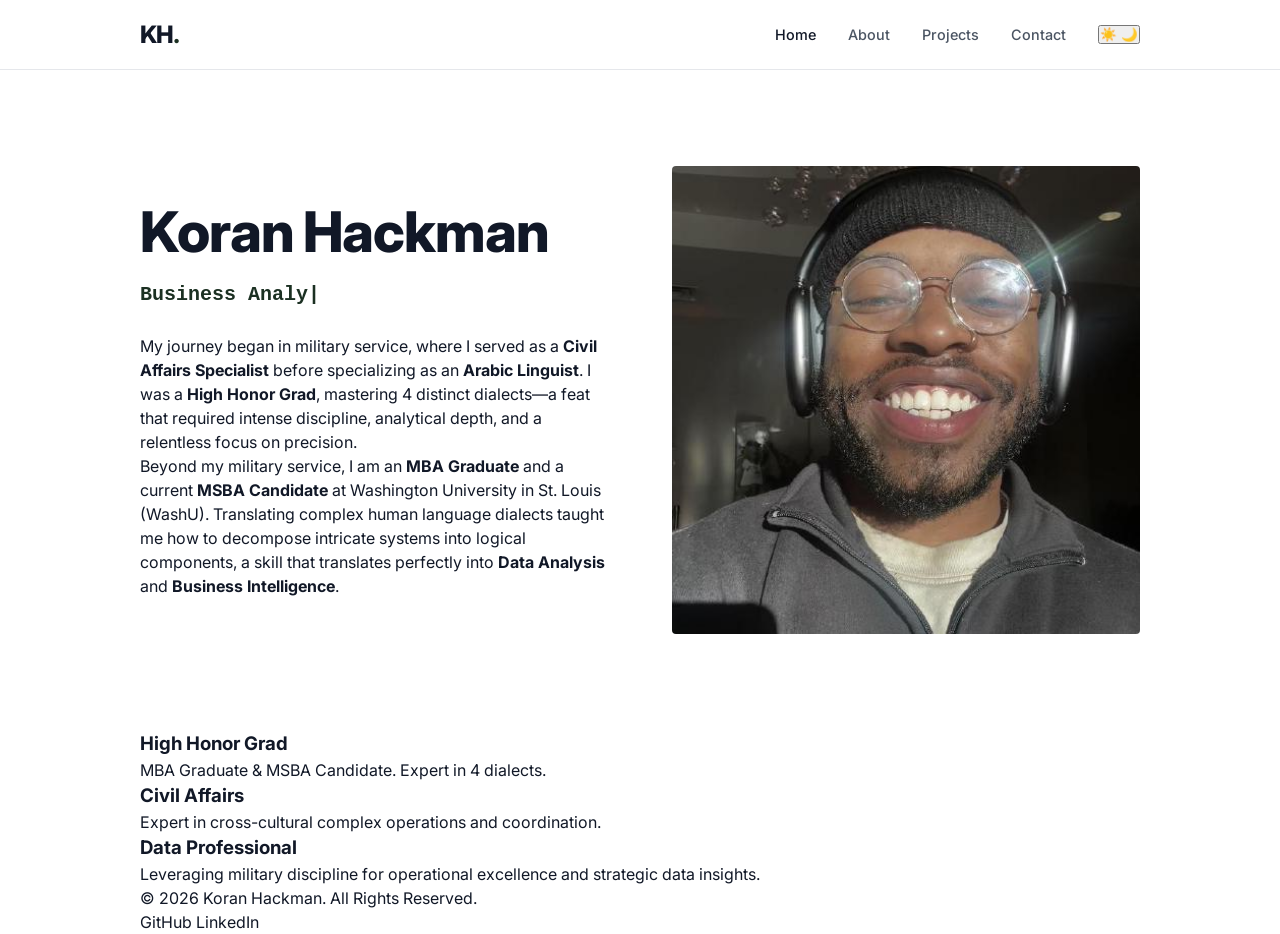
<file: index.html>
<!DOCTYPE html>
<html lang="en">
<head>
    <meta charset="UTF-8">
    <meta name="viewport" content="width=device-width, initial-scale=1.0">
    <title>Koran Hackman | Business Analyst & Data Analyst</title>
    <!-- SEO Meta Tags -->
    <meta name="description" content="Portfolio of Koran Hackman, an MBA/MSBA candidate and former Arabic Linguist transitioning to Business and Data Analysis.">
    <!-- Google Fonts -->
    <link rel="preconnect" href="https://fonts.googleapis.com">
    <link rel="preconnect" href="https://fonts.gstatic.com" crossorigin>
    <link href="https://fonts.googleapis.com/css2?family=Inter:wght@300;400;500;600;700&display=swap" rel="stylesheet">
    <!-- Styles -->
    <link rel="stylesheet" href="css/style.css">
</head>
<body class="light-mode">
    <!-- Theme Toggle -->
    <script>
        // Inline persistence script to prevent flash of light mode
        const savedTheme = localStorage.getItem('theme') || 'light';
        document.body.className = savedTheme + '-mode';
    </script>

    <!-- Header & Navigation -->
    <header class="navbar">
        <div class="container nav-container">
            <a href="index.html" class="logo">KH<span>.</span></a>
            <nav class="nav-links" id="nav-links">
                <a href="index.html" class="active">Home</a>
                <a href="about.html">About</a>
                <a href="projects.html">Projects</a>
                <a href="contact.html">Contact</a>
                <button id="theme-toggle" class="theme-toggle" aria-label="Toggle Theme">
                    <span class="icon-sun">☀️</span>
                    <span class="icon-moon">🌙</span>
                </button>
            </nav>
            <button class="mobile-menu-btn" id="mobile-menu-btn" aria-label="Toggle Menu">
                <span class="bar"></span>
                <span class="bar"></span>
                <span class="bar"></span>
            </button>
        </div>
    </header>

    <!-- Hero Section -->
    <main>
        <section class="hero container">
            <div class="hero-content">
                <h1 class="hero-title">Koran Hackman</h1>
                <p class="hero-subtitle">
                    <span id="typing-text"></span><span class="cursor">|</span>
                </p>
                <div class="about-description">
                    <p>
                        My journey began in military service, where I served as a <strong>Civil Affairs Specialist</strong> before specializing as an 
                        <strong>Arabic Linguist</strong>. I was a <strong>High Honor Grad</strong>, mastering 4 distinct dialects—a feat that required intense discipline, 
                        analytical depth, and a relentless focus on precision.
                    </p>
                    <p>
                        Beyond my military service, I am an <strong>MBA Graduate</strong> and a current <strong>MSBA Candidate</strong> at Washington University in St. Louis (WashU).
                        Translating complex human language dialects taught me how to decompose intricate systems into logical components, a skill that translates perfectly into <strong>Data Analysis</strong> and <strong>Business Intelligence</strong>.
                    </p>
                </div>
            </div>
            <div class="hero-image">
                <img src="images/profile.jpg" alt="Koran Hackman" class="profile-img">
            </div>
        </section>

        <!-- Featured Highlights Section -->
        <section class="highlights container">
            <div class="highlight-grid">
                <div class="highlight-item">
                    <h3>High Honor Grad</h3>
                    <p>MBA Graduate & MSBA Candidate. Expert in 4 dialects.</p>
                </div>
                <div class="highlight-item">
                    <h3>Civil Affairs</h3>
                    <p>Expert in cross-cultural complex operations and coordination.</p>
                </div>
                <div class="highlight-item">
                    <h3>Data Professional</h3>
                    <p>Leveraging military discipline for operational excellence and strategic data insights.</p>
                </div>
            </div>
        </section>
    </main>

    <!-- Footer -->
    <footer class="footer">
        <div class="container">
            <p>&copy; 2026 Koran Hackman. All Rights Reserved.</p>
            <div class="social-links">
                <a href="https://github.com/hackman95" target="_blank">GitHub</a>
                <a href="#" target="_blank">LinkedIn</a>
            </div>
        </div>
    </footer>

    <!-- Scripts -->
    <script src="js/script.js"></script>
</body>
</html>
</file>
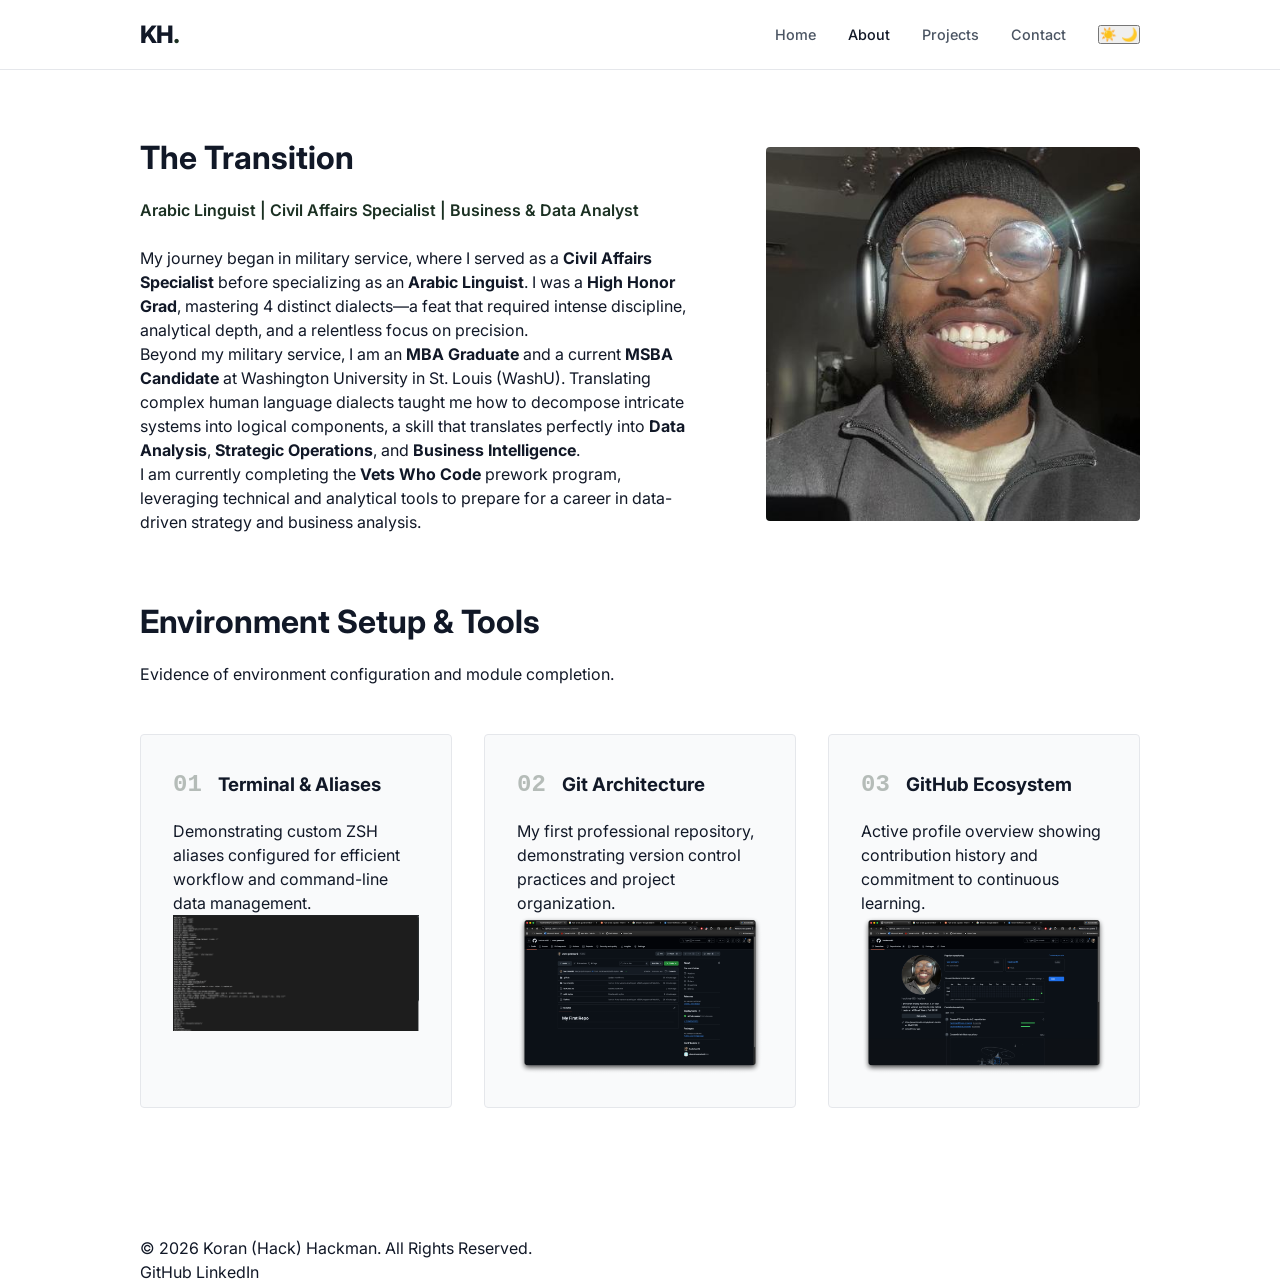
<file: about.html>
<!DOCTYPE html>
<html lang="en">
<head>
    <meta charset="UTF-8">
    <meta name="viewport" content="width=device-width, initial-scale=1.0">
    <title>About | Koran Hackman</title>
    <!-- Google Fonts -->
    <link rel="preconnect" href="https://fonts.googleapis.com">
    <link rel="preconnect" href="https://fonts.gstatic.com" crossorigin>
    <link href="https://fonts.googleapis.com/css2?family=Inter:wght@300;400;500;600;700&display=swap" rel="stylesheet">
    <!-- Styles -->
    <link rel="stylesheet" href="css/style.css">
</head>
<body class="light-mode">
    <!-- Theme Toggle -->
    <script>
        const savedTheme = localStorage.getItem('theme') || 'light';
        document.body.className = savedTheme + '-mode';
    </script>

    <!-- Navigation -->
    <header class="navbar">
        <div class="container nav-container">
            <a href="index.html" class="logo">KH<span>.</span></a>
            <nav class="nav-links" id="nav-links">
                <a href="index.html">Home</a>
                <a href="about.html" class="active">About</a>
                <a href="projects.html">Projects</a>
                <a href="contact.html">Contact</a>
                <button id="theme-toggle" class="theme-toggle" aria-label="Toggle Theme">
                    <span class="icon-sun">☀️</span>
                    <span class="icon-moon">🌙</span>
                </button>
            </nav>
            <button class="mobile-menu-btn" id="mobile-menu-btn" aria-label="Toggle Menu">
                <span class="bar"></span>
                <span class="bar"></span>
                <span class="bar"></span>
            </button>
        </div>
    </header>

    <!-- Story Section -->
    <main class="container py-8">
        <section class="about-hero grid-2">
            <div class="about-text">
                <h1 class="section-title">The Transition</h1>
                <p class="highlight">Arabic Linguist | Civil Affairs Specialist | Business & Data Analyst</p>
                <div class="about-description">
                    <p>
                        My journey began in military service, where I served as a <strong>Civil Affairs Specialist</strong> before specializing as an 
                        <strong>Arabic Linguist</strong>. I was a <strong>High Honor Grad</strong>, mastering 4 distinct dialects—a feat that required intense discipline, 
                        analytical depth, and a relentless focus on precision.
                    </p>
                    <p>
                        Beyond my military service, I am an <strong>MBA Graduate</strong> and a current <strong>MSBA Candidate</strong> at Washington University in St. Louis (WashU).
                        Translating complex human language dialects taught me how to decompose intricate systems into logical components, a skill that translates perfectly into <strong>Data Analysis</strong>, <strong>Strategic Operations</strong>, and <strong>Business Intelligence</strong>.
                    </p>
                    <p>
                        I am currently completing the <strong>Vets Who Code</strong> prework program, leveraging technical and analytical tools to prepare 
                        for a career in data-driven strategy and business analysis.
                    </p>
                </div>
            </div>
            <div class="about-image">
                <img src="images/profile.jpg" alt="Koran Hackman" class="profile-img shadow-minimal">
            </div>
        </section>

        <!-- Environment Setup & Tools -->
        <section class="proof-of-tools py-8">
            <h2 class="section-title">Environment Setup & Tools</h2>
            <p class="subtitle">Evidence of environment configuration and module completion.</p>
            <div class="proof-grid">
                <article class="proof-card">
                    <div class="proof-header">
                        <span class="step-num">01</span>
                        <h3>Terminal & Aliases</h3>
                    </div>
                    <p>Demonstrating custom ZSH aliases configured for efficient workflow and command-line data management.</p>
                    <img src="images/setup-terminal.png" alt="Terminal Aliases Screenshot" class="proof-img">
                </article>

                <article class="proof-card">
                    <div class="proof-header">
                        <span class="step-num">02</span>
                        <h3>Git Architecture</h3>
                    </div>
                    <p>My first professional repository, demonstrating version control practices and project organization.</p>
                    <img src="images/setup-github-repo.png" alt="GitHub Repository Screenshot" class="proof-img">
                </article>

                <article class="proof-card">
                    <div class="proof-header">
                        <span class="step-num">03</span>
                        <h3>GitHub Ecosystem</h3>
                    </div>
                    <p>Active profile overview showing contribution history and commitment to continuous learning.</p>
                    <img src="images/setup-github-profile.png" alt="GitHub Profile Screenshot" class="proof-img">
                </article>
            </div>
        </section>
    </main>

    <!-- Footer -->
    <footer class="footer">
        <div class="container footer-content">
            <p>&copy; 2026 Koran (Hack) Hackman. All Rights Reserved.</p>
            <div class="social-links">
                <a href="https://github.com/hackman95" target="_blank">GitHub</a>
                <a href="#" target="_blank">LinkedIn</a>
            </div>
        </div>
    </footer>

    <script src="js/script.js"></script>
</body>
</html>
</file>
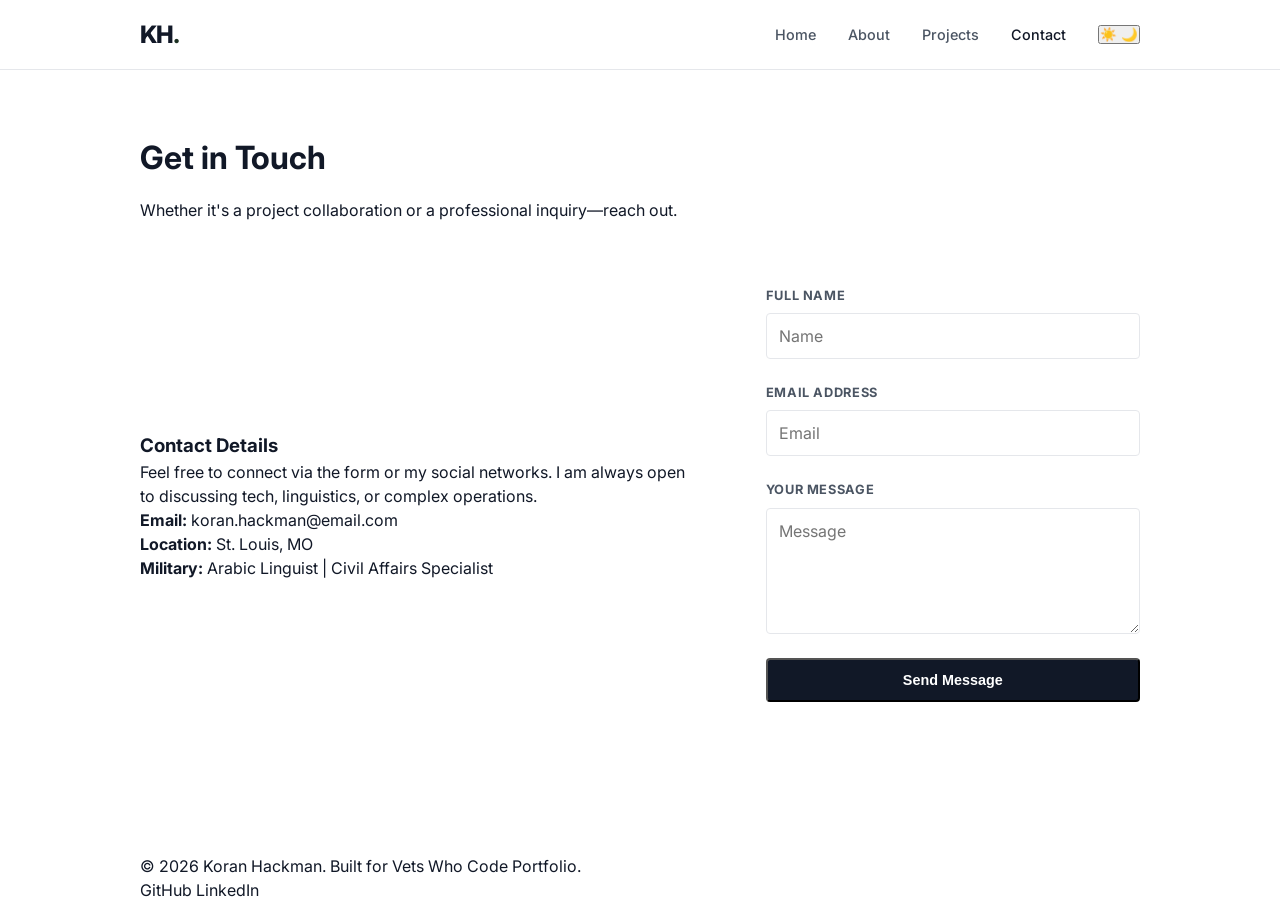
<file: contact.html>
<!DOCTYPE html>
<html lang="en">
<head>
    <meta charset="UTF-8">
    <meta name="viewport" content="width=device-width, initial-scale=1.0">
    <title>Contact | Koran Hackman</title>
    <!-- Google Fonts -->
    <link rel="preconnect" href="https://fonts.googleapis.com">
    <link rel="preconnect" href="https://fonts.gstatic.com" crossorigin>
    <link href="https://fonts.googleapis.com/css2?family=Inter:wght@300;400;500;600;700&display=swap" rel="stylesheet">
    <!-- Styles -->
    <link rel="stylesheet" href="css/style.css">
</head>
<body class="light-mode">
    <!-- Theme Toggle -->
    <script>
        const savedTheme = localStorage.getItem('theme') || 'light';
        document.body.className = savedTheme + '-mode';
    </script>

    <!-- Navigation -->
    <header class="navbar">
        <div class="container nav-container">
            <a href="index.html" class="logo">KH<span>.</span></a>
            <nav class="nav-links" id="nav-links">
                <a href="index.html">Home</a>
                <a href="about.html">About</a>
                <a href="projects.html">Projects</a>
                <a href="contact.html" class="active">Contact</a>
                <button id="theme-toggle" class="theme-toggle" aria-label="Toggle Theme">
                    <span class="icon-sun">☀️</span>
                    <span class="icon-moon">🌙</span>
                </button>
            </nav>
            <button class="mobile-menu-btn" id="mobile-menu-btn" aria-label="Toggle Menu">
                <span class="bar"></span>
                <span class="bar"></span>
                <span class="bar"></span>
            </button>
        </div>
    </header>

    <!-- Main Content -->
    <main class="container py-8">
        <section class="contact-header">
            <h1 class="section-title">Get in Touch</h1>
            <p class="subtitle">Whether it's a project collaboration or a professional inquiry—reach out.</p>
        </section>

        <section class="contact-grid grid-2 py-8">
            <div class="contact-info">
                <h3>Contact Details</h3>
                <p>Feel free to connect via the form or my social networks. I am always open to discussing tech, linguistics, or complex operations.</p>
                <ul class="contact-details-list">
                    <li><strong>Email:</strong> koran.hackman@email.com</li>
                    <li><strong>Location:</strong> St. Louis, MO</li>
                    <li><strong>Military:</strong> Arabic Linguist | Civil Affairs Specialist</li>
                </ul>
            </div>

            <!-- Contact Form -->
            <form id="contact-form" action="https://formspree.io/f/mqojrjrw" method="POST" class="contact-form">
                <div class="form-group">
                    <label for="name">Full Name</label>
                    <input type="text" id="name" name="name" placeholder="Name" required aria-required="true">
                    <span class="error-msg" id="name-error">Name must be at least 3 characters.</span>
                </div>
                
                <div class="form-group">
                    <label for="email">Email Address</label>
                    <input type="email" id="email" name="email" placeholder="Email" required aria-required="true">
                    <span class="error-msg" id="email-error">Please enter a valid email address.</span>
                </div>
                
                <div class="form-group">
                    <label for="message">Your Message</label>
                    <textarea id="message" name="message" rows="5" placeholder="Message" required aria-required="true"></textarea>
                    <span class="error-msg" id="message-error">Message must be at least 10 characters.</span>
                </div>
                
                <button type="submit" class="btn btn-primary" id="submit-btn">Send Message</button>
                <div id="form-status" class="form-status"></div>
            </form>
        </section>
    </main>

    <!-- Footer -->
    <footer class="footer">
        <div class="container footer-content">
            <p>&copy; 2026 Koran Hackman. Built for Vets Who Code Portfolio.</p>
            <div class="social-links">
                <a href="https://github.com/hackman95" target="_blank">GitHub</a>
                <a href="#" target="_blank">LinkedIn</a>
            </div>
        </div>
    </footer>

    <!-- Scripts -->
    <script src="js/script.js"></script>
</body>
</html>
</file>
<file: css/style.css>
/* 
   Koran Hackman - Portfolio Styles
   Minimalist Professional Aesthetics
*/

:root {
    /* Day Mode */
    --color-bg: #FFFFFF;
    --color-surface: #F9FAFB;
    --color-text-primary: #111827; 
    --color-text-secondary: #4B5563;
    --color-accent: #1B3022; 
    --color-accent-hover: #13241A;
    --color-border: #E5E7EB;
    --color-shadow: rgba(0, 0, 0, 0.05);

    /* Fonts */
    --font-main: 'Inter', system-ui, -apple-system, sans-serif;
    --font-mono: ui-monospace, SFMono-Regular, Menlo, Monaco, Consolas, monospace;

    /* Metrics */
    --transition: 0.25s cubic-bezier(0.4, 0, 0.2, 1);
    --border-radius: 4px;
}

/* Dark mode theme variables */
.dark-mode {
    --color-bg: #0F172A;
    --color-surface: #1E293B;
    --color-text-primary: #F9FAFB;
    --color-text-secondary: #9CA3AF;
    --color-accent: #34D399; 
    --color-accent-hover: #10B981;
    --color-border: #334155;
    --color-shadow: rgba(0, 0, 0, 0.3);
}

/* Basic Reset */
* {
    box-sizing: border-box;
    margin: 0;
    padding: 0;
}

body {
    background-color: var(--color-bg);
    color: var(--color-text-primary);
    font-family: var(--font-main);
    line-height: 1.5;
    -webkit-font-smoothing: antialiased;
    transition: background-color var(--transition), color var(--transition);
}

.container {
    max-width: 1000px;
    width: 90%;
    margin: 0 auto;
}

img { max-width: 100%; display: block; }
a { text-decoration: none; color: inherit; transition: var(--transition); }
ul { list-style: none; }

/* Navigation */
.navbar {
    height: 70px;
    border-bottom: 1px solid var(--color-border);
    position: sticky;
    top: 0;
    z-index: 100;
    background: var(--color-bg);
}

.nav-container {
    display: flex;
    justify-content: space-between;
    align-items: center;
    height: 100%;
}

.logo {
    font-weight: 800;
    font-size: 1.5rem;
    letter-spacing: -0.05em;
    color: var(--color-text-primary);
}

.logo span { color: var(--color-accent); }

.nav-links {
    display: flex;
    gap: 2rem;
    align-items: center;
}

.nav-links a {
    font-size: 0.9rem;
    font-weight: 500;
    color: var(--color-text-secondary);
}

.nav-links a:hover, .nav-links a.active {
    color: var(--color-text-primary);
}

.mobile-menu-btn {
    display: none;
    flex-direction: column;
    gap: 6px;
    background: none;
    border: none;
    cursor: pointer;
}

.mobile-menu-btn .bar {
    width: 24px;
    height: 2px;
    background: var(--color-text-primary);
    transition: var(--transition);
}

/* Hero Section */
.hero {
    display: grid;
    grid-template-columns: 1fr 1fr;
    gap: 4rem;
    align-items: center;
    padding: 6rem 0;
}

.hero-title {
    font-size: 3.5rem;
    font-weight: 800;
    letter-spacing: -0.02em;
    line-height: 1.1;
    margin-bottom: 1rem;
}

.hero-subtitle {
    font-family: var(--font-mono);
    font-size: 1.25rem;
    font-weight: 600;
    color: var(--color-accent);
    margin-bottom: 1.5rem;
    min-height: 1.5rem;
}

.hero-description {
    font-size: 1.1rem;
    color: var(--color-text-secondary);
    margin-bottom: 2.5rem;
    max-width: 500px;
}

.hero-cta { display: flex; gap: 1rem; }

.btn {
    padding: 0.75rem 1.5rem;
    font-weight: 600;
    font-size: 0.9rem;
    border-radius: var(--border-radius);
    display: inline-block;
}

.btn-primary { background: var(--color-text-primary); color: white; }
.btn-primary:hover { background: var(--color-accent); }

.btn-secondary { border: 1px solid var(--color-border); }
.btn-secondary:hover { border-color: var(--color-text-secondary); }

.profile-img {
    width: 100%;
    border-radius: var(--border-radius);
    transition: var(--transition);
}

/* Layout Helpers */
.py-8 { padding: 4rem 0; }
.grid-2 { display: grid; grid-template-columns: 1.2fr 0.8fr; gap: 4rem; align-items: center; }
.section-title { font-size: 2rem; margin-bottom: 1rem; }
.highlight { color: var(--color-accent); font-weight: 600; margin-bottom: 1.5rem; }

.proof-grid {
    display: grid;
    grid-template-columns: repeat(auto-fit, minmax(280px, 1fr));
    gap: 2rem;
    margin-top: 3rem;
}

.proof-card {
    background: var(--color-surface);
    border: 1px solid var(--color-border);
    padding: 2rem;
    border-radius: var(--border-radius);
}

.proof-header { display: flex; align-items: center; gap: 1rem; margin-bottom: 1rem; }
.step-num { font-family: var(--font-mono); font-weight: 800; color: var(--color-accent); font-size: 1.5rem; opacity: 0.3; }

/* Grid Layouts */
.projects-grid {
    display: grid;
    grid-template-columns: repeat(auto-fill, minmax(300px, 1fr));
    gap: 2.5rem;
    margin-top: 3rem;
}

.filter-controls {
    display: flex;
    gap: 1rem;
    margin-top: 2rem;
}

.filter-btn {
    background: none;
    border: 1px solid var(--color-border);
    padding: 0.5rem 1rem;
    font-size: 0.8rem;
    font-weight: 600;
    cursor: pointer;
    border-radius: 20px;
}

.filter-btn.active { background: var(--color-text-primary); color: white; border-color: var(--color-text-primary); }

/* Form Styles */
.contact-form { display: flex; flex-direction: column; gap: 1.5rem; }
.form-group { display: flex; flex-direction: column; gap: 0.5rem; }
.form-group label { font-size: 0.8rem; font-weight: 700; color: var(--color-text-secondary); text-transform: uppercase; letter-spacing: 0.05em; }
.form-group input, .form-group textarea { padding: 0.75rem; border: 1px solid var(--color-border); border-radius: var(--border-radius); font-family: inherit; font-size: 1rem; }

.error-msg { color: #dc2626; font-size: 0.75rem; font-weight: 500; margin-top: -0.25rem; display: none; }
.form-group.invalid input, .form-group.invalid textarea { border-color: #dc2626; }
.form-group.invalid .error-msg { display: block; }

/* Responsive adjustments */
@media (max-width: 768px) {
    .hero { grid-template-columns: 1fr; text-align: center; gap: 2rem; }
    .hero-image { order: -1; max-width: 300px; margin: 0 auto; }
    .hero-cta { justify-content: center; }
    
    .mobile-menu-btn { display: flex; }
    .nav-links {
        position: fixed;
        top: 70px;
        left: -100%;
        width: 100%;
        height: calc(100vh - 70px);
        background: var(--color-bg);
        flex-direction: column;
        padding: 4rem 0;
        transition: 0.4s ease;
        border-top: 1px solid var(--color-border);
    }
    .nav-links.active { left: 0; }
    .grid-2 { grid-template-columns: 1fr; text-align: center; }
    .about-image { margin: 0 auto; }
}

@keyframes fadeIn { from { opacity: 0; transform: translateY(20px); } to { opacity: 1; transform: translateY(0); } }
.reveal { animation: fadeIn 0.8s ease-out forwards; opacity: 0; }
</file>
